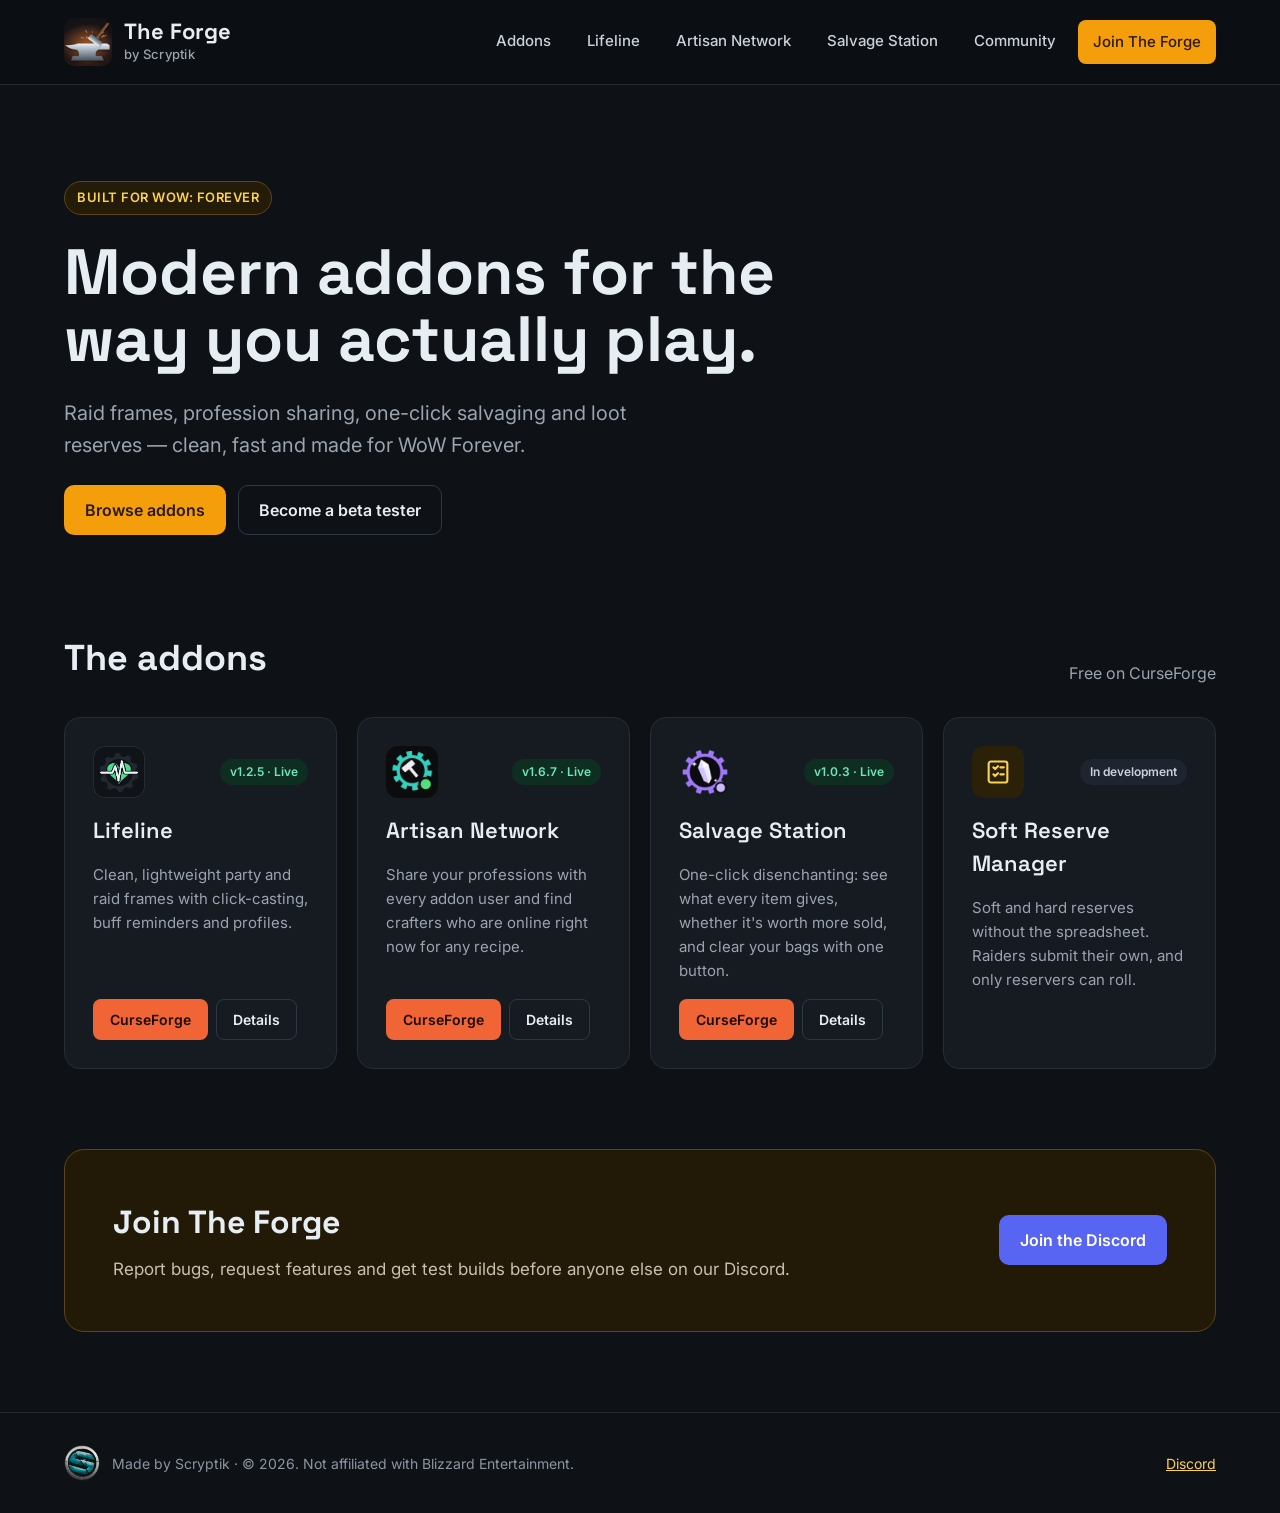
<file: index.html>
<!doctype html>
<html lang="en">
<head>
<meta charset="utf-8">
<meta name="viewport" content="width=device-width, initial-scale=1">
<title>The Forge by Scryptik – WoW Forever Addons</title>
<meta name="description" content="Modern WoW Forever addons by Scryptik: Lifeline raid frames, Artisan Network, Salvage Station and Soft Reserve Manager.">
<meta property="og:title" content="The Forge by Scryptik – WoW Forever Addons">
<meta property="og:description" content="Raid frames, profession sharing, one-click salvaging and loot reserves for WoW Forever.">
<meta property="og:image" content="https://theforge-wow.github.io/assets/img/og-forge.png">
<meta property="og:type" content="website">
<meta name="twitter:card" content="summary">
<link rel="icon" type="image/png" href="favicon.png">
<link rel="preconnect" href="https://fonts.googleapis.com">
<link rel="preconnect" href="https://fonts.gstatic.com" crossorigin>
<link href="https://fonts.googleapis.com/css2?family=Inter:wght@400;500;600;700&family=Space+Grotesk:wght@500;600;700&display=swap" rel="stylesheet">
<link rel="stylesheet" href="assets/css/site.css?v=3">
</head>
<body>
<a class="skip" href="#main">Skip to content</a>

<header class="site-header">
  <div class="wrap">
    <a class="brand" href="./">
      <img src="assets/img/forge-icon.png" alt="" width="48" height="48">
      <span class="brand-name"><strong>The Forge</strong><span>by Scryptik</span></span>
    </a>
    <nav class="nav" aria-label="Main">
      <a href="#addons">Addons</a>
      <a href="lifeline/">Lifeline</a>
      <a href="artisan/">Artisan Network</a>
      <a href="salvage/">Salvage Station</a>
      <a href="#community">Community</a>
      <a class="btn btn-sm btn-accent" href="https://discord.gg/yskDeZjQj7">Join The Forge</a>
    </nav>
  </div>
</header>

<main id="main">
  <section class="wrap hero">
    <span class="eyebrow">BUILT FOR WOW: FOREVER</span>
    <h1>Modern addons for the way you actually play.</h1>
    <p>Raid frames, profession sharing, one-click salvaging and loot reserves — clean, fast and made for WoW Forever.</p>
    <div class="row">
      <a class="btn btn-accent" href="#addons">Browse addons</a>
      <a class="btn btn-ghost" href="https://discord.gg/yskDeZjQj7">Become a beta tester</a>
    </div>
  </section>

  <section id="addons" class="wrap section" style="padding-top: 24px">
    <div style="display: flex; flex-wrap: wrap; align-items: flex-end; justify-content: space-between; gap: 12px">
      <h2 class="section-title">The addons</h2>
      <p class="lede">Free on CurseForge</p>
    </div>
    <div class="grid">

      <article class="card">
        <div class="card-top">
          <img class="addon-icon" src="assets/img/lifeline-icon.png" alt="" width="52" height="52">
          <span class="pill pill-live">v1.2.5 · Live</span>
        </div>
        <h3>Lifeline</h3>
        <p>Clean, lightweight party and raid frames with click-casting, buff reminders and profiles.</p>
        <div class="row" style="gap: 8px">
          <a class="btn btn-sm btn-curse" href="https://www.curseforge.com/wow/addons/lifeline-cell-2">CurseForge</a>
          <a class="btn btn-sm btn-ghost" href="lifeline/">Details</a>
        </div>
      </article>

      <article class="card">
        <div class="card-top">
          <img class="addon-icon" src="assets/img/artisan-icon.png" alt="" width="52" height="52" style="border-radius: 12px">
          <span class="pill pill-live">v1.6.7 · Live</span>
        </div>
        <h3>Artisan Network</h3>
        <p>Share your professions with every addon user and find crafters who are online right now for any recipe.</p>
        <div class="row" style="gap: 8px">
          <a class="btn btn-sm btn-curse" href="https://www.curseforge.com/wow/addons/artisan-network">CurseForge</a>
          <a class="btn btn-sm btn-ghost" href="artisan/">Details</a>
        </div>
      </article>

      <article class="card">
        <div class="card-top">
          <img class="addon-icon" src="assets/img/salvage-icon.png" alt="" width="52" height="52">
          <span class="pill pill-live">v1.0.3 · Live</span>
        </div>
        <h3>Salvage Station</h3>
        <p>One-click disenchanting: see what every item gives, whether it's worth more sold, and clear your bags with one button.</p>
        <div class="row" style="gap: 8px">
          <a class="btn btn-sm btn-curse" href="https://www.curseforge.com/wow/addons/salvage-station">CurseForge</a>
          <a class="btn btn-sm btn-ghost" href="salvage/">Details</a>
        </div>
      </article>

      <article class="card">
        <div class="card-top">
          <div class="addon-icon"><svg width="28" height="28" viewBox="0 0 24 24" fill="none" stroke="#FCD34D" stroke-width="1.8" stroke-linecap="round" stroke-linejoin="round" aria-hidden="true"><rect x="4" y="3" width="16" height="18" rx="2"></rect><path d="M8 8l1.5 1.5L12 7M8 14l1.5 1.5L12 13M14 8h3M14 14h3"></path></svg></div>
          <span class="pill pill-gray">In development</span>
        </div>
        <h3>Soft Reserve Manager</h3>
        <p>Soft and hard reserves without the spreadsheet. Raiders submit their own, and only reservers can roll.</p>
      </article>

    </div>
  </section>

  <section id="community" class="wrap section" style="padding-top: 0">
    <div class="cta">
      <div>
        <h2>Join The Forge</h2>
        <p>Report bugs, request features and get test builds before anyone else on our Discord.</p>
      </div>
      <a class="btn btn-discord" href="https://discord.gg/yskDeZjQj7">Join the Discord</a>
    </div>
  </section>
</main>

<footer class="site-footer">
  <div class="wrap">
    <span class="footer-brand"><img src="assets/img/scryptik-logo.png" alt="" width="36" height="36"><span class="footer-text"><span>Made by Scryptik · © 2026. Not affiliated with Blizzard Entertainment.</span><span class="views" id="views" hidden><svg width="15" height="15" viewBox="0 0 24 24" fill="none" stroke="currentColor" stroke-width="2" stroke-linecap="round" stroke-linejoin="round" aria-hidden="true"><path d="M2 12s3.6-7 10-7 10 7 10 7-3.6 7-10 7S2 12 2 12z"></path><circle cx="12" cy="12" r="3"></circle></svg><span><span class="views-n">–</span> views</span></span></span></span>
    <a href="https://discord.gg/yskDeZjQj7">Discord</a>
  </div>
</footer>
<script src="assets/js/views.js"></script>
<script data-goatcounter="https://scryptik.goatcounter.com/count" async src="//gc.zgo.at/count.js"></script>
</body>
</html>
</file>
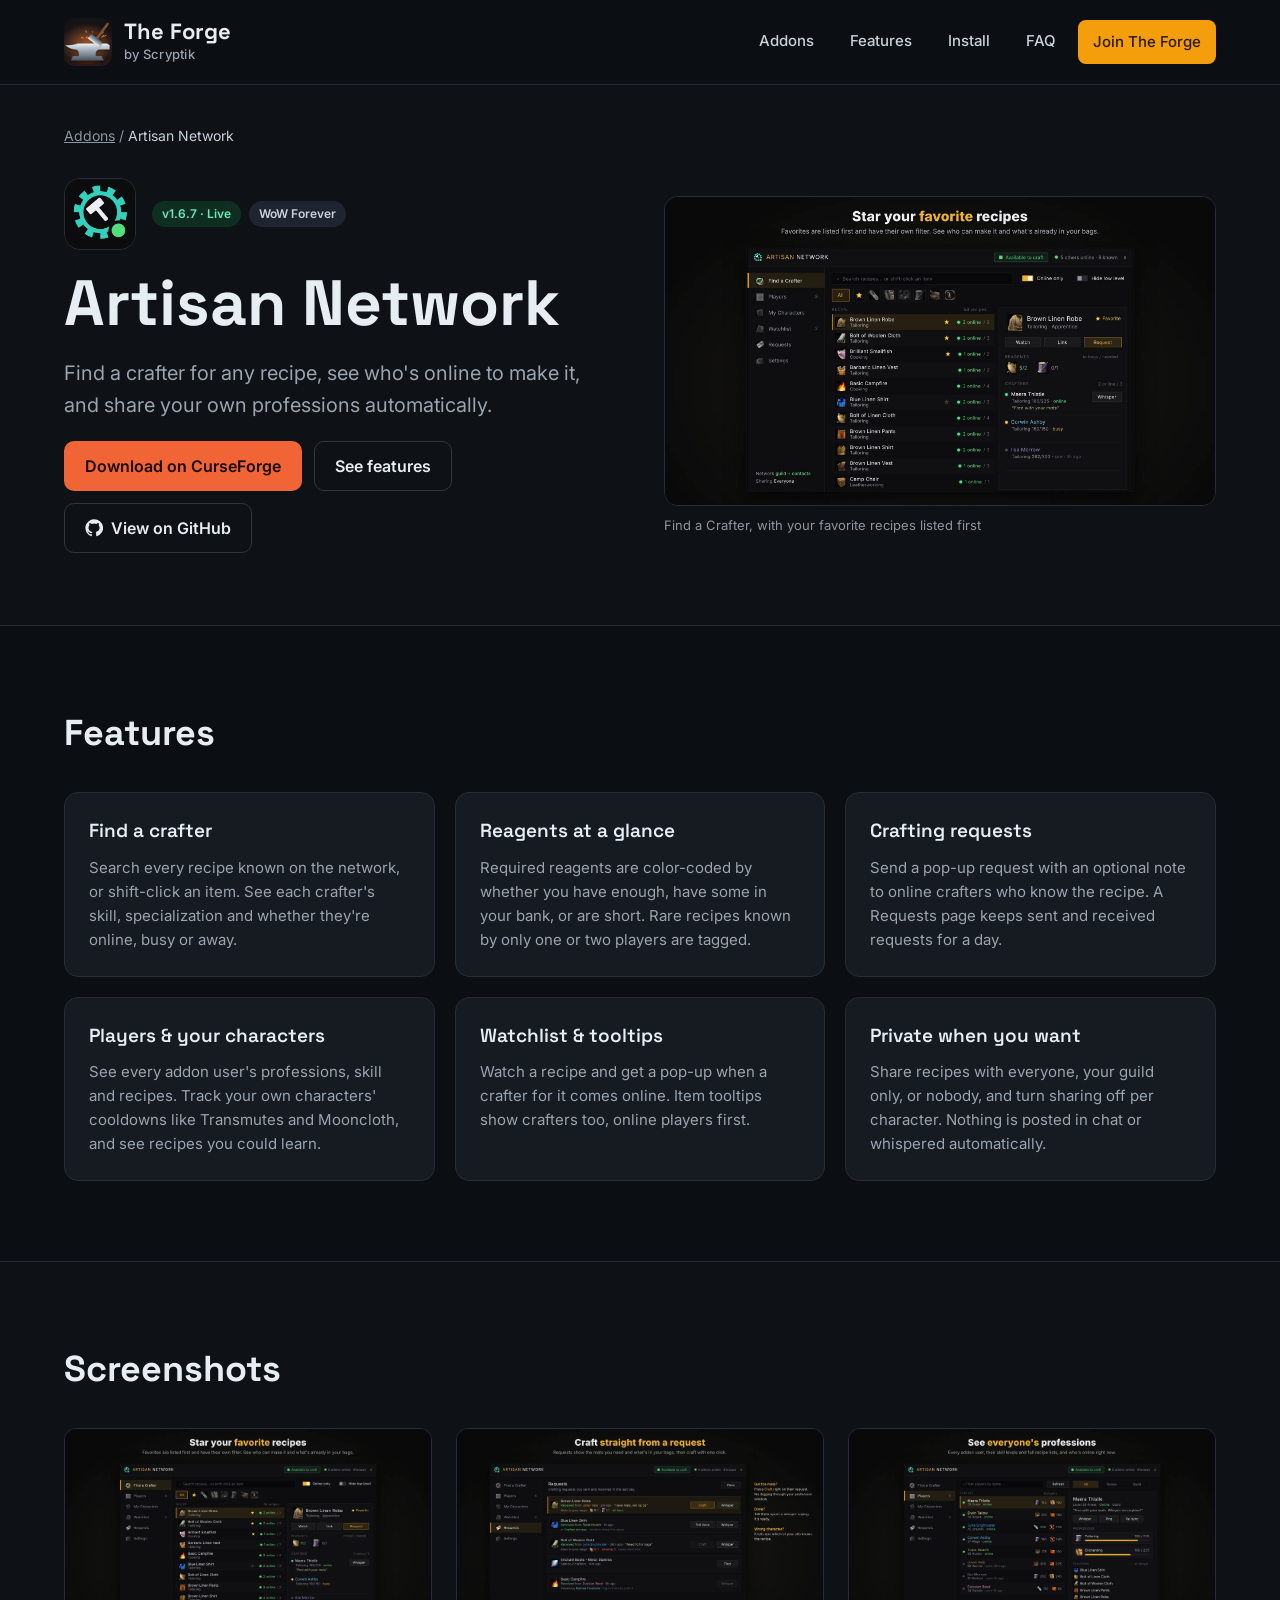
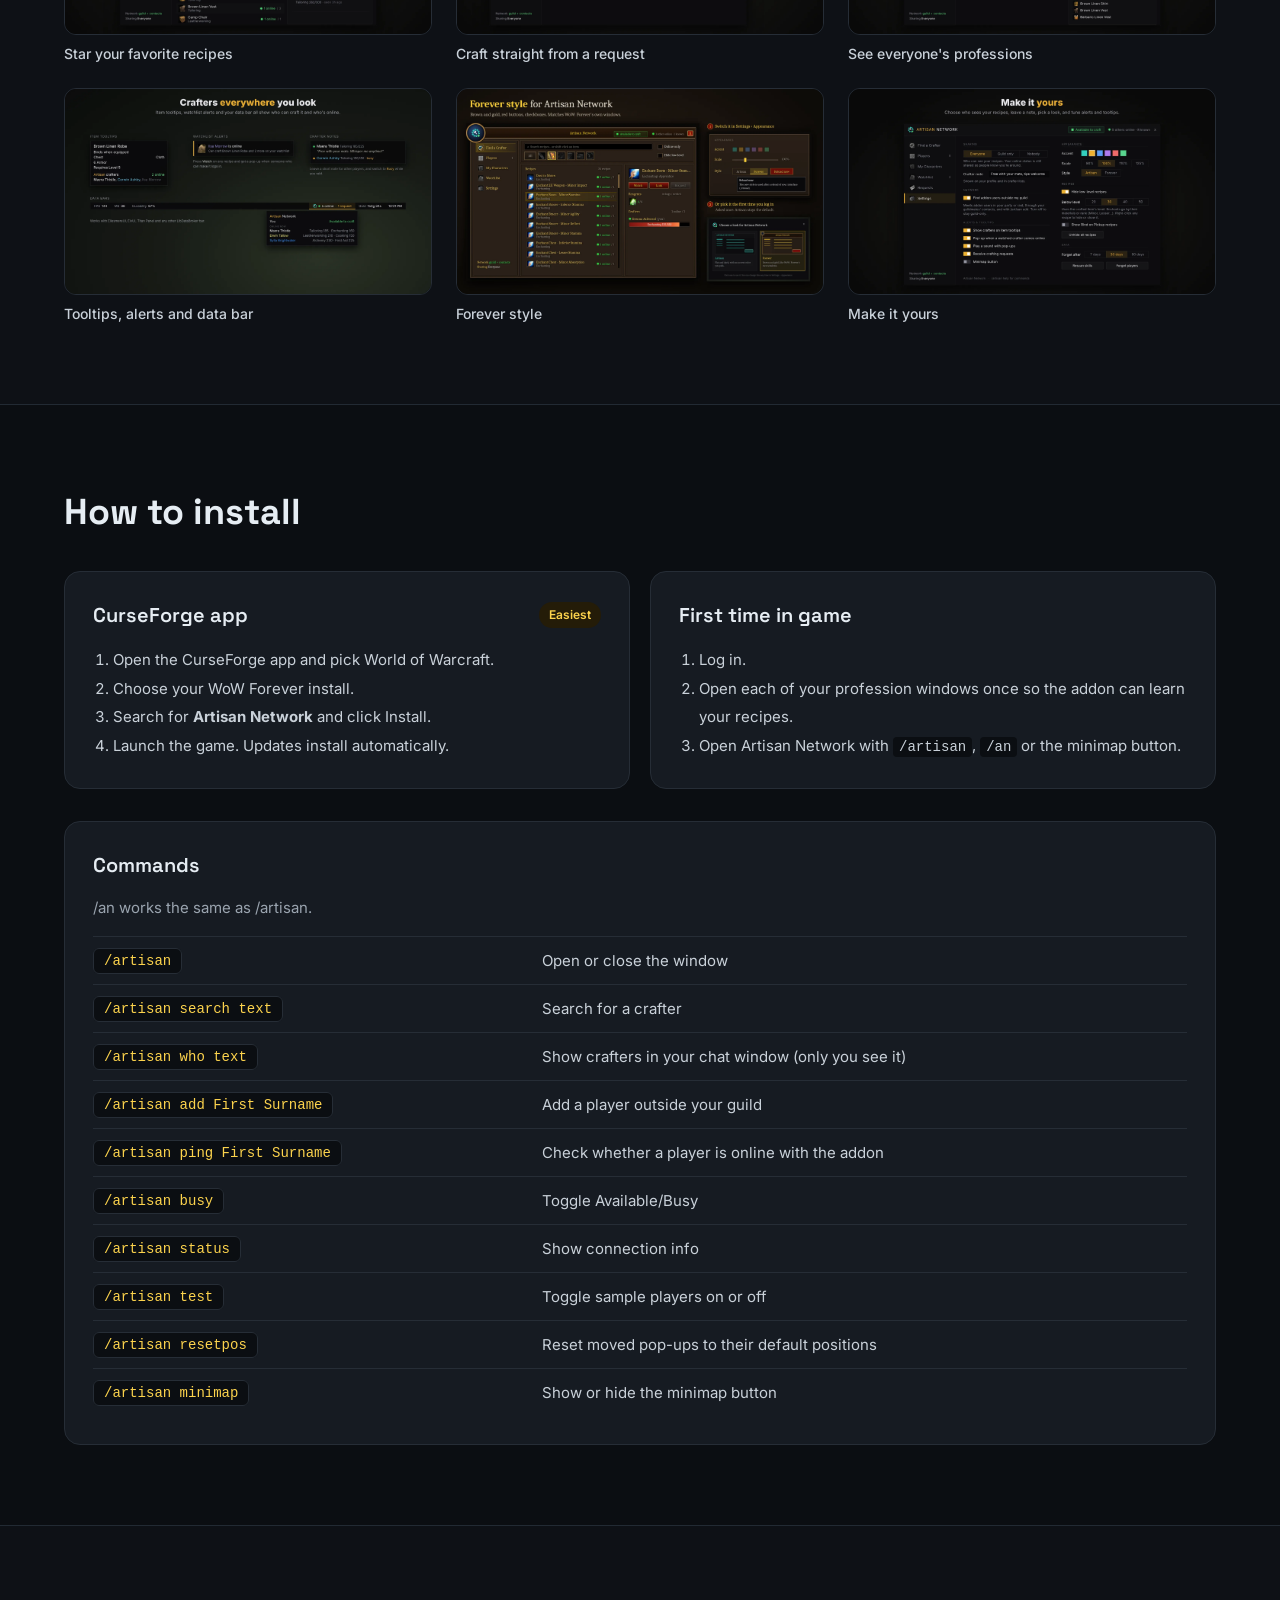
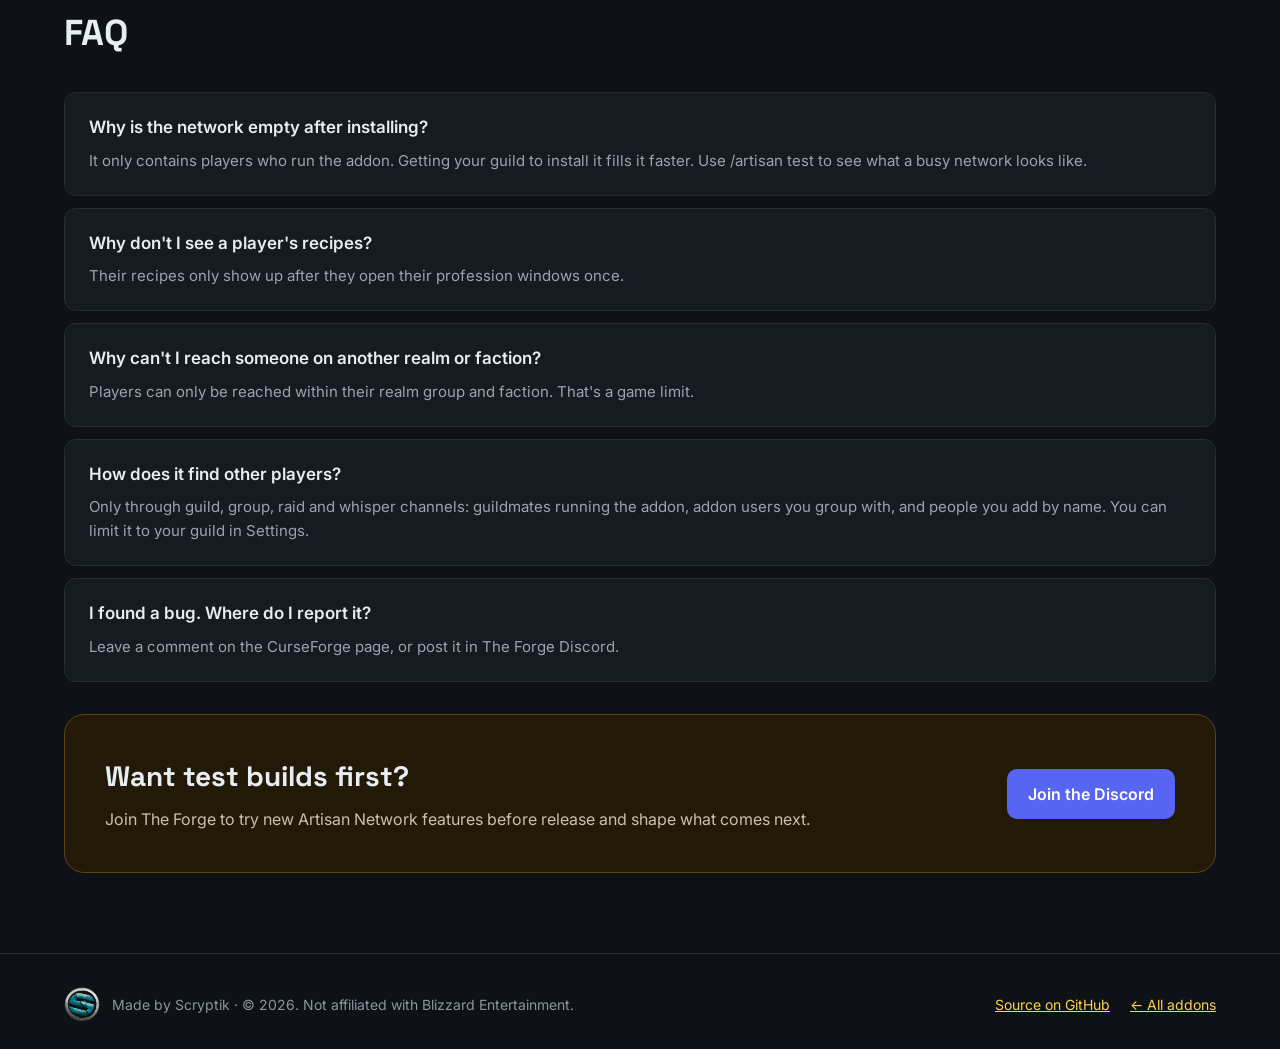
<file: artisan/index.html>
<!doctype html>
<html lang="en">
<head>
<meta charset="utf-8">
<meta name="viewport" content="width=device-width, initial-scale=1">
<title>Artisan Network – Find a Crafter in WoW Forever | The Forge</title>
<meta name="description" content="Artisan Network: find a crafter for any recipe in WoW Forever, see who's online to make it, and share your own professions automatically.">
<meta property="og:title" content="Artisan Network – Find a Crafter in WoW Forever">
<meta property="og:description" content="Find a crafter for any recipe, see who's online to make it, and share your own professions automatically.">
<meta property="og:image" content="https://theforge-wow.github.io/assets/img/og-artisan.jpg">
<meta property="og:type" content="website">
<meta name="twitter:card" content="summary_large_image">
<link rel="icon" type="image/png" href="../favicon.png">
<link rel="preconnect" href="https://fonts.googleapis.com">
<link rel="preconnect" href="https://fonts.gstatic.com" crossorigin>
<link href="https://fonts.googleapis.com/css2?family=Inter:wght@400;500;600;700&family=Space+Grotesk:wght@500;600;700&display=swap" rel="stylesheet">
<link rel="stylesheet" href="../assets/css/site.css?v=3">
</head>
<body>
<a class="skip" href="#main">Skip to content</a>

<header class="site-header">
  <div class="wrap">
    <a class="brand" href="../">
      <img src="../assets/img/forge-icon.png" alt="" width="48" height="48">
      <span class="brand-name"><strong>The Forge</strong><span>by Scryptik</span></span>
    </a>
    <nav class="nav" aria-label="Main">
      <a href="../#addons">Addons</a>
      <a href="#features">Features</a>
      <a href="#install">Install</a>
      <a href="#faq">FAQ</a>
      <a class="btn btn-sm btn-accent" href="https://discord.gg/yskDeZjQj7">Join The Forge</a>
    </nav>
  </div>
</header>

<main id="main">
  <div class="wrap">
    <nav class="crumbs" aria-label="Breadcrumb"><a href="../">Addons</a> / <span>Artisan Network</span></nav>
    <section class="addon-hero">
      <div>
        <div style="display: flex; align-items: center; gap: 16px">
          <img src="../assets/img/artisan-icon.png" alt="Artisan Network logo" width="72" height="72" style="border-radius: 16px; border: 1px solid var(--line)">
          <div class="row" style="gap: 8px">
            <span class="pill pill-live">v1.6.7 · Live</span>
            <span class="pill pill-gray">WoW Forever</span>
          </div>
        </div>
        <h1>Artisan Network</h1>
        <p>Find a crafter for any recipe, see who's online to make it, and share your own professions automatically.</p>
        <div class="row">
          <a class="btn btn-curse" href="https://www.curseforge.com/wow/addons/artisan-network">Download on CurseForge</a>
          <a class="btn btn-ghost" href="#features">See features</a>
          <a class="btn btn-ghost" href="https://github.com/TheForge-wow/ArtisanNetwork"><svg width="18" height="18" viewBox="0 0 24 24" fill="currentColor" aria-hidden="true" style="margin-right: 8px"><path d="M12 .5a11.5 11.5 0 0 0-3.64 22.41c.58.1.79-.25.79-.56v-2c-3.2.7-3.87-1.37-3.87-1.37-.53-1.33-1.28-1.69-1.28-1.69-1.05-.72.08-.7.08-.7 1.16.08 1.77 1.19 1.77 1.19 1.03 1.77 2.71 1.26 3.37.96.1-.75.4-1.26.73-1.55-2.56-.29-5.25-1.28-5.25-5.69 0-1.26.45-2.29 1.19-3.1-.12-.29-.52-1.46.11-3.05 0 0 .97-.31 3.17 1.18a11 11 0 0 1 5.77 0c2.2-1.49 3.17-1.18 3.17-1.18.63 1.59.23 2.76.11 3.05.74.81 1.19 1.84 1.19 3.1 0 4.42-2.7 5.39-5.27 5.68.41.36.78 1.06.78 2.14v3.17c0 .31.21.67.8.56A11.5 11.5 0 0 0 12 .5z"/></svg>View on GitHub</a>
        </div>
      </div>
      <figure>
        <img class="shot" src="../assets/img/artisan/1-favorites.webp" alt="Artisan Network Find a Crafter window with favorite recipes listed first" width="1920" height="1080">
        <figcaption>Find a Crafter, with your favorite recipes listed first</figcaption>
      </figure>
    </section>
  </div>

  <section id="features" class="band">
    <div class="wrap section">
      <h2 class="section-title">Features</h2>
      <div class="grid" style="grid-template-columns: repeat(auto-fit, minmax(300px, 1fr))">
        <div class="feature"><h3>Find a crafter</h3><p>Search every recipe known on the network, or shift-click an item. See each crafter's skill, specialization and whether they're online, busy or away.</p></div>
        <div class="feature"><h3>Reagents at a glance</h3><p>Required reagents are color-coded by whether you have enough, have some in your bank, or are short. Rare recipes known by only one or two players are tagged.</p></div>
        <div class="feature"><h3>Crafting requests</h3><p>Send a pop-up request with an optional note to online crafters who know the recipe. A Requests page keeps sent and received requests for a day.</p></div>
        <div class="feature"><h3>Players &amp; your characters</h3><p>See every addon user's professions, skill and recipes. Track your own characters' cooldowns like Transmutes and Mooncloth, and see recipes you could learn.</p></div>
        <div class="feature"><h3>Watchlist &amp; tooltips</h3><p>Watch a recipe and get a pop-up when a crafter for it comes online. Item tooltips show crafters too, online players first.</p></div>
        <div class="feature"><h3>Private when you want</h3><p>Share recipes with everyone, your guild only, or nobody, and turn sharing off per character. Nothing is posted in chat or whispered automatically.</p></div>
      </div>
    </div>
  </section>

  <section class="wrap section">
    <h2 class="section-title">Screenshots</h2>
    <div class="gallery">
      <figure><a href="../assets/img/artisan/1-favorites.webp"><img src="../assets/img/artisan/1-favorites.webp" alt="Favorite recipes in Artisan Network" loading="lazy" width="1920" height="1080"></a><figcaption>Star your favorite recipes</figcaption></figure>
      <figure><a href="../assets/img/artisan/2-craft-from-requests.webp"><img src="../assets/img/artisan/2-craft-from-requests.webp" alt="Crafting requests page in Artisan Network" loading="lazy" width="1920" height="1080"></a><figcaption>Craft straight from a request</figcaption></figure>
      <figure><a href="../assets/img/artisan/3-players.webp"><img src="../assets/img/artisan/3-players.webp" alt="Players page in Artisan Network" loading="lazy" width="1920" height="1080"></a><figcaption>See everyone's professions</figcaption></figure>
      <figure><a href="../assets/img/artisan/4-tooltips-alerts-databar.webp"><img src="../assets/img/artisan/4-tooltips-alerts-databar.webp" alt="Artisan Network tooltips, watchlist alerts and data bar" loading="lazy" width="1920" height="1080"></a><figcaption>Tooltips, alerts and data bar</figcaption></figure>
      <figure><a href="../assets/img/artisan/5-forever-style.webp"><img src="../assets/img/artisan/5-forever-style.webp" alt="Artisan Network in the Forever style" loading="lazy" width="1920" height="1080"></a><figcaption>Forever style</figcaption></figure>
      <figure><a href="../assets/img/artisan/6-settings.webp"><img src="../assets/img/artisan/6-settings.webp" alt="Artisan Network settings" loading="lazy" width="1920" height="1080"></a><figcaption>Make it yours</figcaption></figure>
    </div>
  </section>

  <section id="install" class="band">
    <div class="wrap section">
      <h2 class="section-title">How to install</h2>
      <div class="grid" style="grid-template-columns: repeat(auto-fit, minmax(320px, 1fr))">
        <div class="card">
          <div class="card-top"><h3 style="font-size: 20px">CurseForge app</h3><span class="pill pill-accent">Easiest</span></div>
          <ol class="steps">
            <li>Open the CurseForge app and pick World of Warcraft.</li>
            <li>Choose your WoW Forever install.</li>
            <li>Search for <strong>Artisan Network</strong> and click Install.</li>
            <li>Launch the game. Updates install automatically.</li>
          </ol>
        </div>
        <div class="card">
          <h3 style="font-size: 20px">First time in game</h3>
          <ol class="steps">
            <li>Log in.</li>
            <li>Open each of your profession windows once so the addon can learn your recipes.</li>
            <li>Open Artisan Network with <code class="inline-code">/artisan</code>, <code class="inline-code">/an</code> or the minimap button.</li>
          </ol>
        </div>
      </div>
      <div class="card">
        <h3 style="font-size: 20px">Commands</h3>
        <p style="flex-grow: 0">/an works the same as /artisan.</p>
        <div class="table-scroll">
          <table class="cmds">
            <tbody>
              <tr><td><code>/artisan</code></td><td>Open or close the window</td></tr>
              <tr><td><code>/artisan search text</code></td><td>Search for a crafter</td></tr>
              <tr><td><code>/artisan who text</code></td><td>Show crafters in your chat window (only you see it)</td></tr>
              <tr><td><code>/artisan add First Surname</code></td><td>Add a player outside your guild</td></tr>
              <tr><td><code>/artisan ping First Surname</code></td><td>Check whether a player is online with the addon</td></tr>
              <tr><td><code>/artisan busy</code></td><td>Toggle Available/Busy</td></tr>
              <tr><td><code>/artisan status</code></td><td>Show connection info</td></tr>
              <tr><td><code>/artisan test</code></td><td>Toggle sample players on or off</td></tr>
              <tr><td><code>/artisan resetpos</code></td><td>Reset moved pop-ups to their default positions</td></tr>
              <tr><td><code>/artisan minimap</code></td><td>Show or hide the minimap button</td></tr>
            </tbody>
          </table>
        </div>
      </div>
    </div>
  </section>

  <section id="faq" class="wrap section">
    <h2 class="section-title">FAQ</h2>
    <div class="faq">
      <div><h3>Why is the network empty after installing?</h3><p>It only contains players who run the addon. Getting your guild to install it fills it faster. Use /artisan test to see what a busy network looks like.</p></div>
      <div><h3>Why don't I see a player's recipes?</h3><p>Their recipes only show up after they open their profession windows once.</p></div>
      <div><h3>Why can't I reach someone on another realm or faction?</h3><p>Players can only be reached within their realm group and faction. That's a game limit.</p></div>
      <div><h3>How does it find other players?</h3><p>Only through guild, group, raid and whisper channels: guildmates running the addon, addon users you group with, and people you add by name. You can limit it to your guild in Settings.</p></div>
      <div><h3>I found a bug. Where do I report it?</h3><p>Leave a comment on the CurseForge page, or post it in The Forge Discord.</p></div>
    </div>
    <div class="cta" style="padding: 40px">
      <div>
        <h2 style="font-size: 28px">Want test builds first?</h2>
        <p style="font-size: 16px">Join The Forge to try new Artisan Network features before release and shape what comes next.</p>
      </div>
      <a class="btn btn-discord" href="https://discord.gg/yskDeZjQj7">Join the Discord</a>
    </div>
  </section>
</main>

<footer class="site-footer">
  <div class="wrap">
    <span class="footer-brand"><img src="../assets/img/scryptik-logo.png" alt="" width="36" height="36"><span class="footer-text"><span>Made by Scryptik · © 2026. Not affiliated with Blizzard Entertainment.</span><span class="views" id="views" hidden><svg width="15" height="15" viewBox="0 0 24 24" fill="none" stroke="currentColor" stroke-width="2" stroke-linecap="round" stroke-linejoin="round" aria-hidden="true"><path d="M2 12s3.6-7 10-7 10 7 10 7-3.6 7-10 7S2 12 2 12z"></path><circle cx="12" cy="12" r="3"></circle></svg><span><span class="views-n">–</span> views</span></span></span></span>
    <span class="row" style="gap: 20px"><a href="https://github.com/TheForge-wow/ArtisanNetwork">Source on GitHub</a><a href="../">← All addons</a></span>
  </div>
</footer>
<script src="../assets/js/views.js"></script>
<script data-goatcounter="https://scryptik.goatcounter.com/count" async src="//gc.zgo.at/count.js"></script>
</body>
</html>
</file>
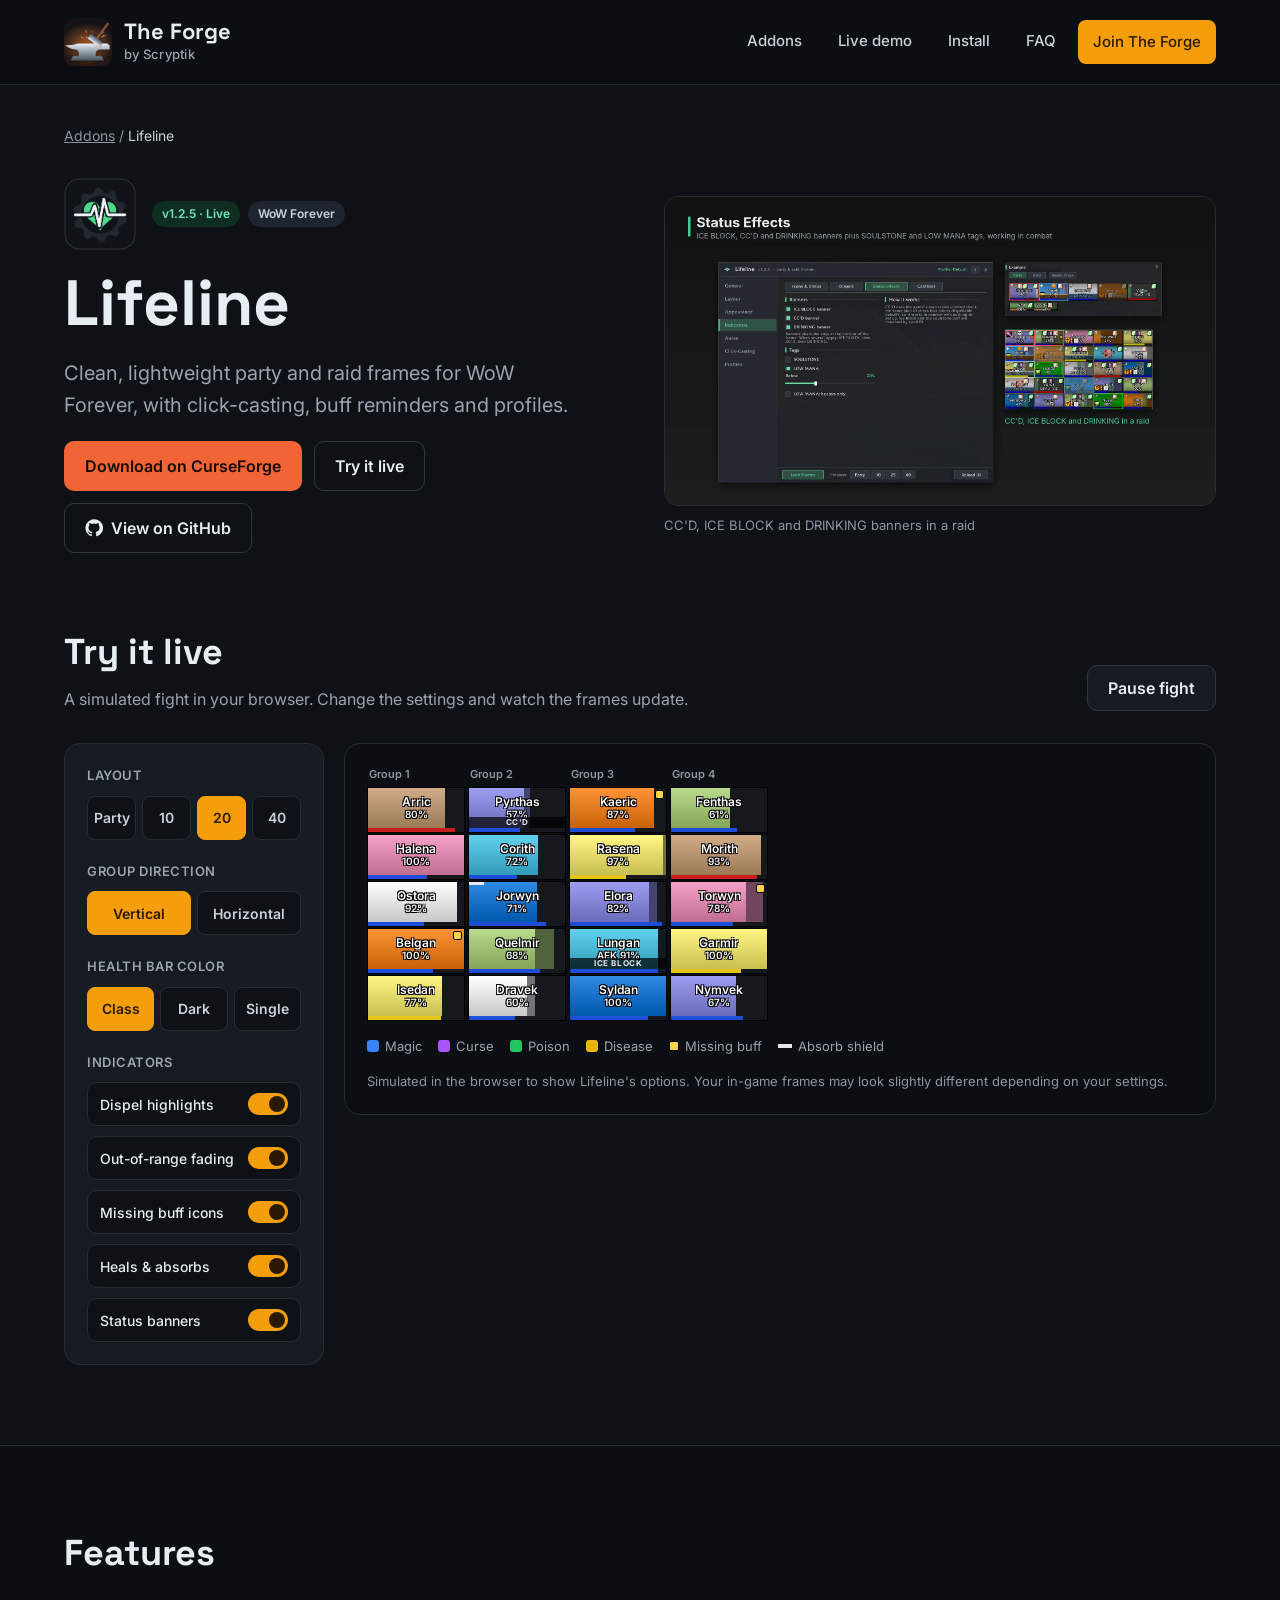
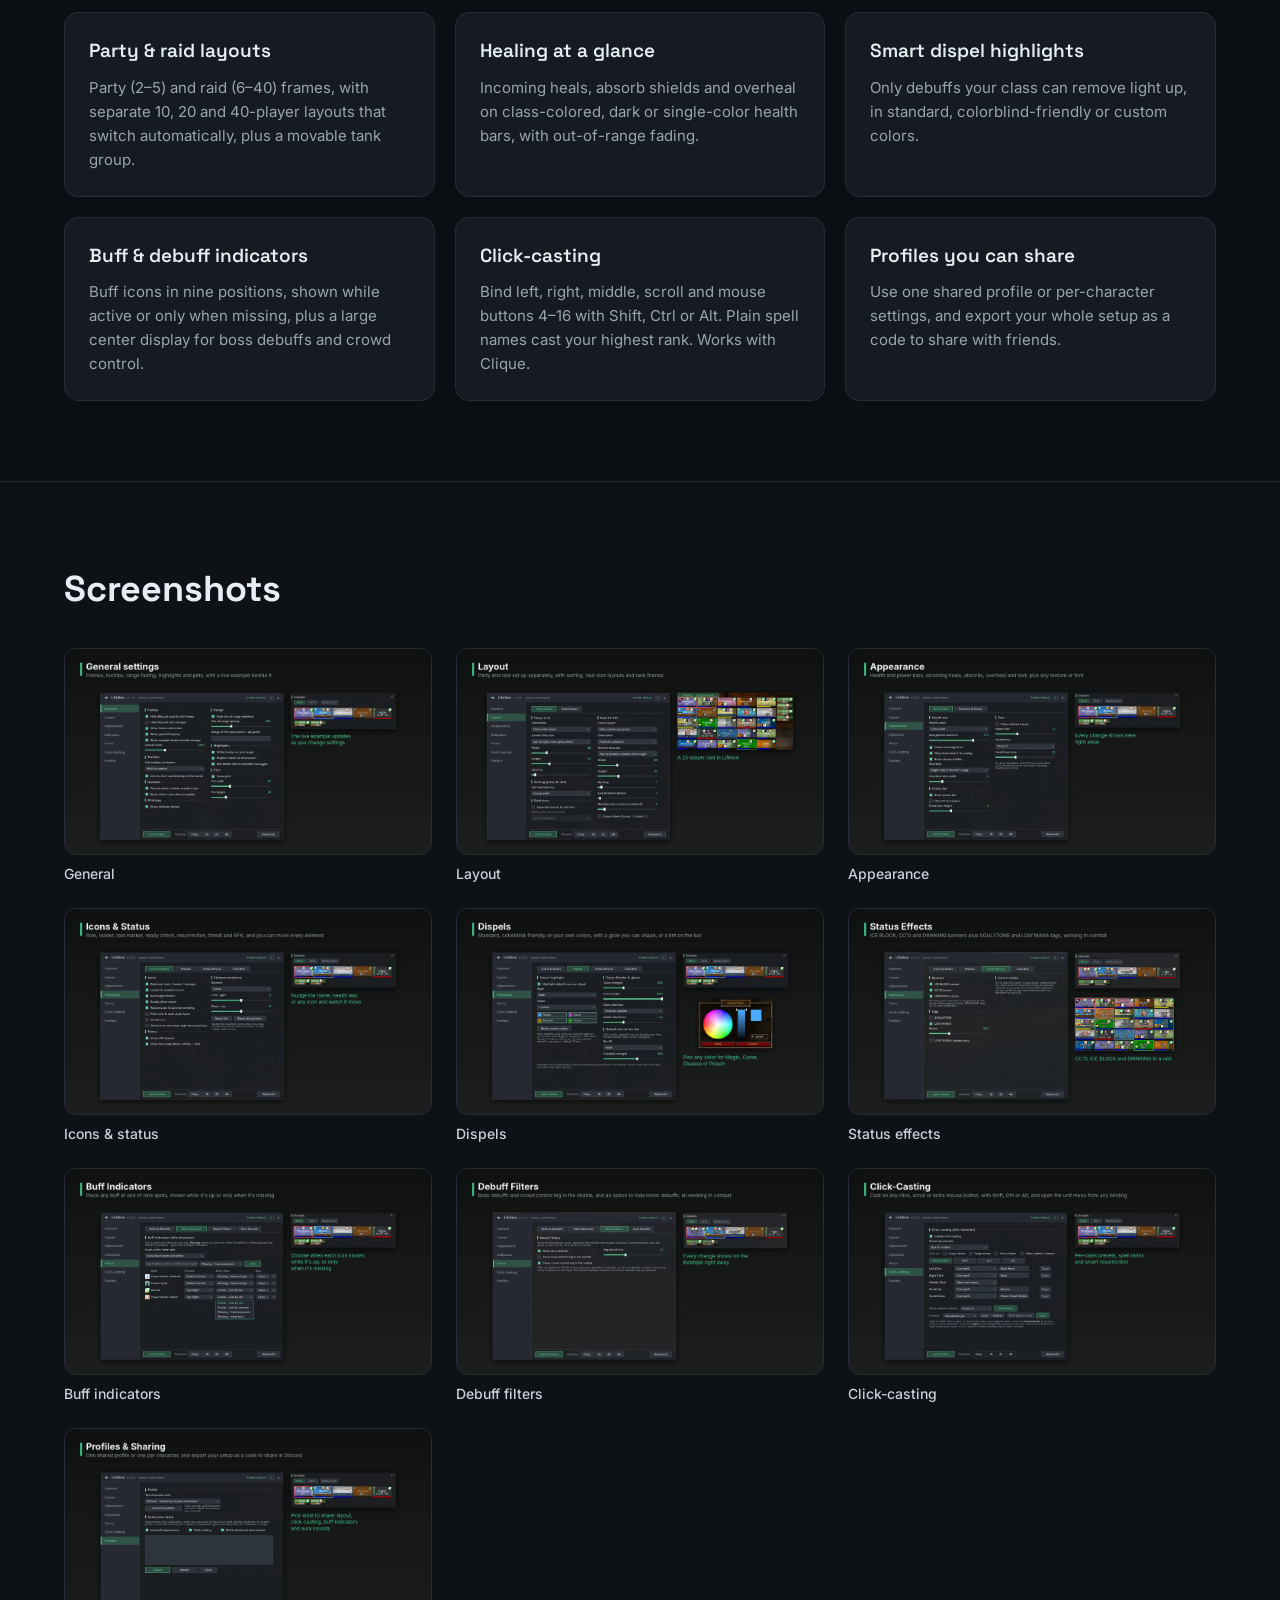
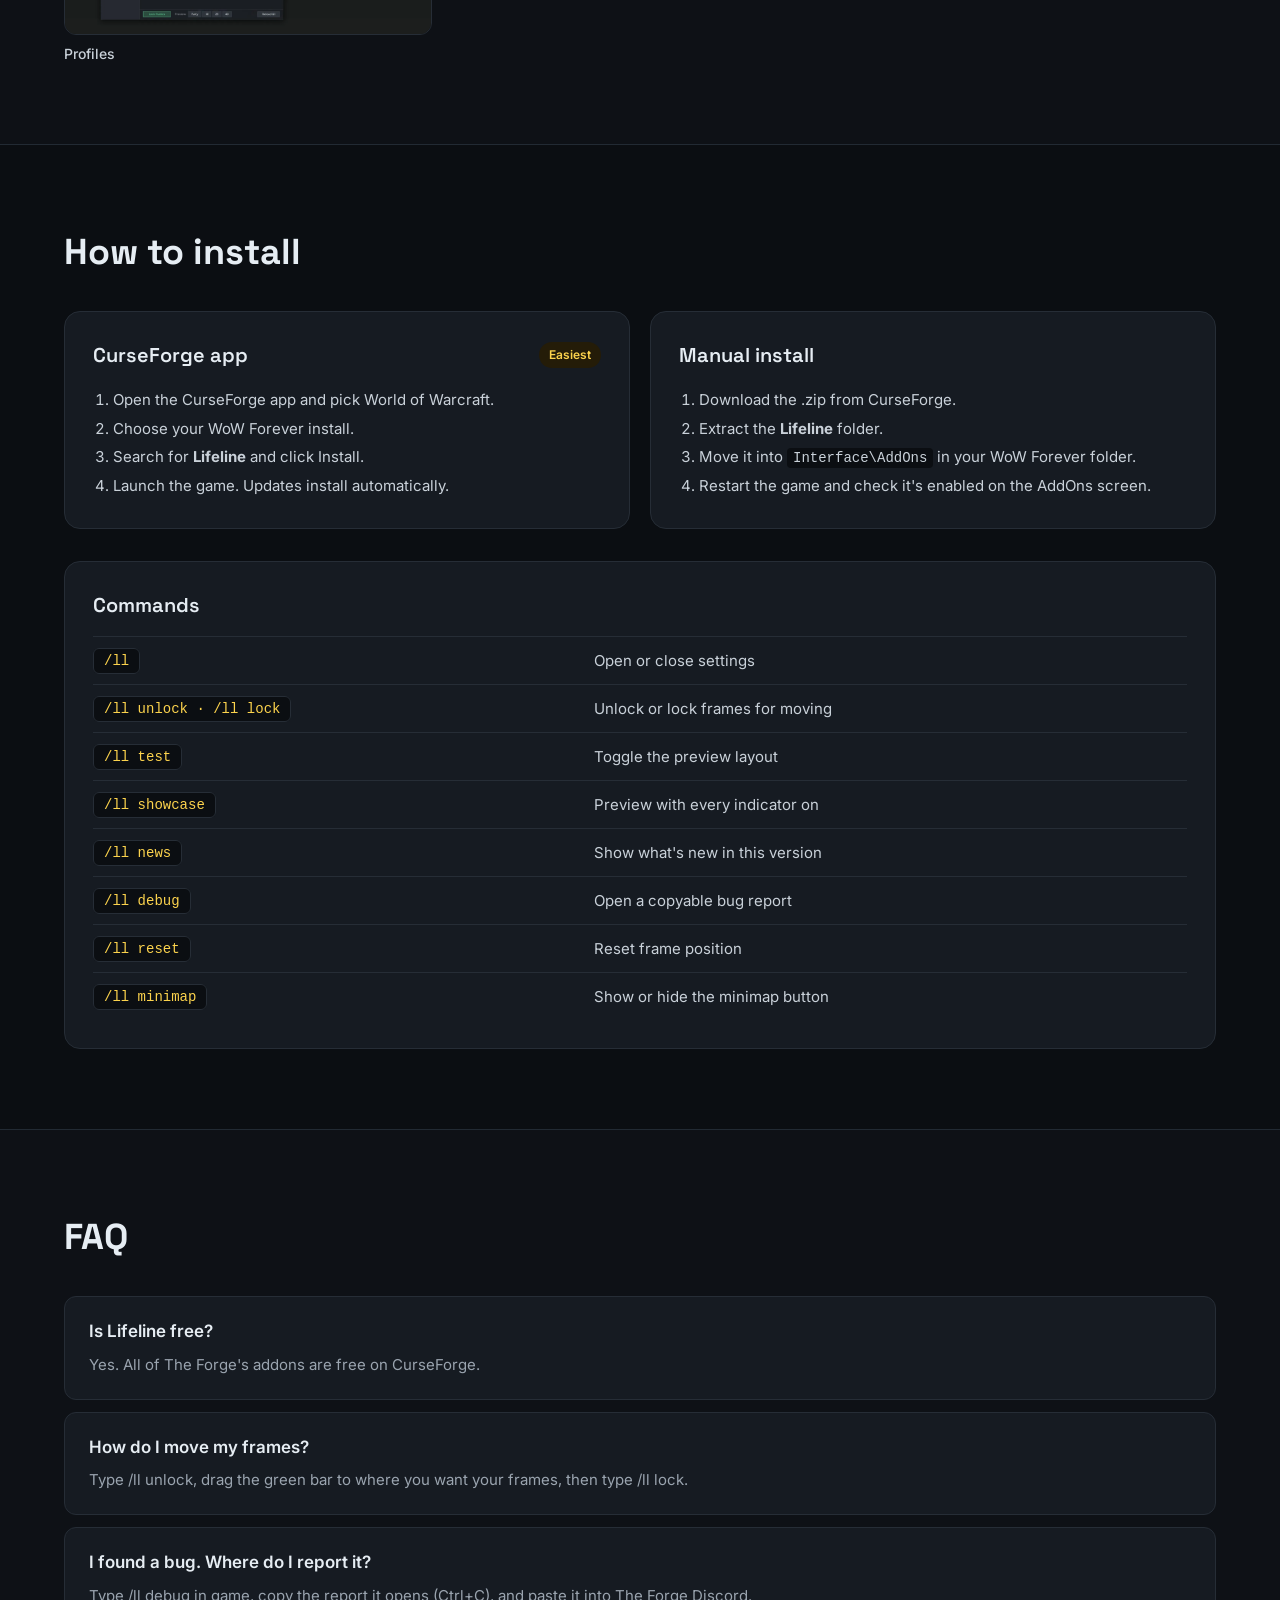
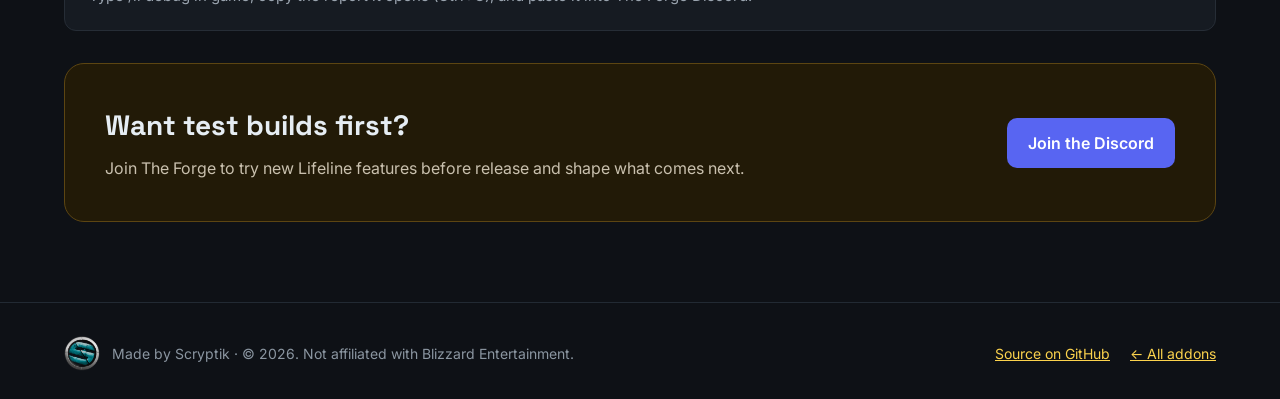
<file: lifeline/index.html>
<!doctype html>
<html lang="en">
<head>
<meta charset="utf-8">
<meta name="viewport" content="width=device-width, initial-scale=1">
<title>Lifeline – Party &amp; Raid Frames for WoW Forever | The Forge</title>
<meta name="description" content="Lifeline: clean, lightweight party and raid frames for WoW Forever, with click-casting, dispel highlights, buff reminders and profiles. Try the live demo.">
<meta property="og:title" content="Lifeline – Party &amp; Raid Frames for WoW Forever">
<meta property="og:description" content="Clean, lightweight party and raid frames with click-casting, buff reminders and profiles. Try the live demo.">
<meta property="og:image" content="https://theforge-wow.github.io/assets/img/og-lifeline.jpg">
<meta property="og:type" content="website">
<meta name="twitter:card" content="summary_large_image">
<link rel="icon" type="image/png" href="../favicon.png">
<link rel="preconnect" href="https://fonts.googleapis.com">
<link rel="preconnect" href="https://fonts.gstatic.com" crossorigin>
<link href="https://fonts.googleapis.com/css2?family=Inter:wght@400;500;600;700&family=Space+Grotesk:wght@500;600;700&display=swap" rel="stylesheet">
<link rel="stylesheet" href="../assets/css/site.css?v=3">
</head>
<body>
<a class="skip" href="#main">Skip to content</a>

<header class="site-header">
  <div class="wrap">
    <a class="brand" href="../">
      <img src="../assets/img/forge-icon.png" alt="" width="48" height="48">
      <span class="brand-name"><strong>The Forge</strong><span>by Scryptik</span></span>
    </a>
    <nav class="nav" aria-label="Main">
      <a href="../#addons">Addons</a>
      <a href="#demo">Live demo</a>
      <a href="#install">Install</a>
      <a href="#faq">FAQ</a>
      <a class="btn btn-sm btn-accent" href="https://discord.gg/yskDeZjQj7">Join The Forge</a>
    </nav>
  </div>
</header>

<main id="main">
  <div class="wrap">
    <nav class="crumbs" aria-label="Breadcrumb"><a href="../">Addons</a> / <span>Lifeline</span></nav>
    <section class="addon-hero">
      <div>
        <div style="display: flex; align-items: center; gap: 16px">
          <img src="../assets/img/lifeline-icon.png" alt="Lifeline logo" width="72" height="72">
          <div class="row" style="gap: 8px">
            <span class="pill pill-live">v1.2.5 · Live</span>
            <span class="pill pill-gray">WoW Forever</span>
          </div>
        </div>
        <h1>Lifeline</h1>
        <p>Clean, lightweight party and raid frames for WoW Forever, with click-casting, buff reminders and profiles.</p>
        <div class="row">
          <a class="btn btn-curse" href="https://www.curseforge.com/wow/addons/lifeline-cell-2">Download on CurseForge</a>
          <a class="btn btn-ghost" href="#demo">Try it live</a>
          <a class="btn btn-ghost" href="https://github.com/TheForge-wow/Lifeline"><svg width="18" height="18" viewBox="0 0 24 24" fill="currentColor" aria-hidden="true" style="margin-right: 8px"><path d="M12 .5a11.5 11.5 0 0 0-3.64 22.41c.58.1.79-.25.79-.56v-2c-3.2.7-3.87-1.37-3.87-1.37-.53-1.33-1.28-1.69-1.28-1.69-1.05-.72.08-.7.08-.7 1.16.08 1.77 1.19 1.77 1.19 1.03 1.77 2.71 1.26 3.37.96.1-.75.4-1.26.73-1.55-2.56-.29-5.25-1.28-5.25-5.69 0-1.26.45-2.29 1.19-3.1-.12-.29-.52-1.46.11-3.05 0 0 .97-.31 3.17 1.18a11 11 0 0 1 5.77 0c2.2-1.49 3.17-1.18 3.17-1.18.63 1.59.23 2.76.11 3.05.74.81 1.19 1.84 1.19 3.1 0 4.42-2.7 5.39-5.27 5.68.41.36.78 1.06.78 2.14v3.17c0 .31.21.67.8.56A11.5 11.5 0 0 0 12 .5z"/></svg>View on GitHub</a>
        </div>
      </div>
      <figure>
        <img class="shot" src="../assets/img/lifeline/06_status_effects.webp" alt="Lifeline Status Effects settings next to a raid showing CC'D, ICE BLOCK and DRINKING banners" width="1920" height="1080">
        <figcaption>CC'D, ICE BLOCK and DRINKING banners in a raid</figcaption>
      </figure>
    </section>
  </div>

  <!-- Live demo -->
  <section id="demo" class="wrap section" style="padding-top: 0">
    <div style="display: flex; flex-wrap: wrap; align-items: flex-end; justify-content: space-between; gap: 12px">
      <div style="display: flex; flex-direction: column; gap: 8px">
        <h2 class="section-title">Try it live</h2>
        <p class="lede">A simulated fight in your browser. Change the settings and watch the frames update.</p>
      </div>
      <button type="button" class="btn btn-ghost" id="run" style="background: var(--surface); cursor: pointer; font-family: var(--body)">Pause fight</button>
    </div>
    <div class="demo">
      <div class="demo-controls">
        <div class="ctl"><span class="ctl-label" id="lbl-layout">LAYOUT</span>
          <div class="seg" style="grid-template-columns: repeat(4, minmax(0, 1fr))" role="group" aria-labelledby="lbl-layout" data-key="layout">
            <button type="button" data-v="party">Party</button><button type="button" data-v="10">10</button><button type="button" data-v="20">20</button><button type="button" data-v="40">40</button>
          </div>
        </div>
        <div class="ctl"><span class="ctl-label" id="lbl-orient">GROUP DIRECTION</span>
          <div class="seg" style="grid-template-columns: repeat(2, minmax(0, 1fr))" role="group" aria-labelledby="lbl-orient" data-key="orient">
            <button type="button" data-v="vertical">Vertical</button><button type="button" data-v="horizontal">Horizontal</button>
          </div>
        </div>
        <div class="ctl"><span class="ctl-label" id="lbl-color">HEALTH BAR COLOR</span>
          <div class="seg" style="grid-template-columns: repeat(3, minmax(0, 1fr))" role="group" aria-labelledby="lbl-color" data-key="color">
            <button type="button" data-v="class">Class</button><button type="button" data-v="dark">Dark</button><button type="button" data-v="single">Single</button>
          </div>
        </div>
        <div class="ctl"><span class="ctl-label">INDICATORS</span>
          <button type="button" class="toggle" data-toggle="dispel"><span>Dispel highlights</span><span class="track"></span></button>
          <button type="button" class="toggle" data-toggle="range"><span>Out-of-range fading</span><span class="track"></span></button>
          <button type="button" class="toggle" data-toggle="buffs"><span>Missing buff icons</span><span class="track"></span></button>
          <button type="button" class="toggle" data-toggle="absorbs"><span>Heals &amp; absorbs</span><span class="track"></span></button>
          <button type="button" class="toggle" data-toggle="banners"><span>Status banners</span><span class="track"></span></button>
        </div>
      </div>
      <div class="demo-stage">
        <div class="frames-scroll"><div class="frames" id="frames" aria-label="Simulated raid frames"></div></div>
        <div class="legend" id="legend"></div>
        <p class="note">Simulated in the browser to show Lifeline's options. Your in-game frames may look slightly different depending on your settings.</p>
      </div>
    </div>
  </section>

  <section class="band">
    <div class="wrap section">
      <h2 class="section-title">Features</h2>
      <div class="grid" style="grid-template-columns: repeat(auto-fit, minmax(300px, 1fr))">
        <div class="feature"><h3>Party &amp; raid layouts</h3><p>Party (2–5) and raid (6–40) frames, with separate 10, 20 and 40-player layouts that switch automatically, plus a movable tank group.</p></div>
        <div class="feature"><h3>Healing at a glance</h3><p>Incoming heals, absorb shields and overheal on class-colored, dark or single-color health bars, with out-of-range fading.</p></div>
        <div class="feature"><h3>Smart dispel highlights</h3><p>Only debuffs your class can remove light up, in standard, colorblind-friendly or custom colors.</p></div>
        <div class="feature"><h3>Buff &amp; debuff indicators</h3><p>Buff icons in nine positions, shown while active or only when missing, plus a large center display for boss debuffs and crowd control.</p></div>
        <div class="feature"><h3>Click-casting</h3><p>Bind left, right, middle, scroll and mouse buttons 4–16 with Shift, Ctrl or Alt. Plain spell names cast your highest rank. Works with Clique.</p></div>
        <div class="feature"><h3>Profiles you can share</h3><p>Use one shared profile or per-character settings, and export your whole setup as a code to share with friends.</p></div>
      </div>
    </div>
  </section>

  <section class="wrap section">
    <h2 class="section-title">Screenshots</h2>
    <div class="gallery">
      <figure><a href="../assets/img/lifeline/01_general.webp"><img src="../assets/img/lifeline/01_general.webp" alt="Lifeline general settings" loading="lazy" width="1920" height="1080"></a><figcaption>General</figcaption></figure>
      <figure><a href="../assets/img/lifeline/02_layout.webp"><img src="../assets/img/lifeline/02_layout.webp" alt="Lifeline layout settings and a 25-player raid" loading="lazy" width="1920" height="1080"></a><figcaption>Layout</figcaption></figure>
      <figure><a href="../assets/img/lifeline/03_appearance.webp"><img src="../assets/img/lifeline/03_appearance.webp" alt="Lifeline appearance settings" loading="lazy" width="1920" height="1080"></a><figcaption>Appearance</figcaption></figure>
      <figure><a href="../assets/img/lifeline/04_icons_status.webp"><img src="../assets/img/lifeline/04_icons_status.webp" alt="Lifeline icons and status settings" loading="lazy" width="1920" height="1080"></a><figcaption>Icons &amp; status</figcaption></figure>
      <figure><a href="../assets/img/lifeline/05_dispels.webp"><img src="../assets/img/lifeline/05_dispels.webp" alt="Lifeline dispel highlight settings" loading="lazy" width="1920" height="1080"></a><figcaption>Dispels</figcaption></figure>
      <figure><a href="../assets/img/lifeline/06_status_effects.webp"><img src="../assets/img/lifeline/06_status_effects.webp" alt="Lifeline status effects settings" loading="lazy" width="1920" height="1080"></a><figcaption>Status effects</figcaption></figure>
      <figure><a href="../assets/img/lifeline/07_buff_indicators.webp"><img src="../assets/img/lifeline/07_buff_indicators.webp" alt="Lifeline buff indicator settings" loading="lazy" width="1920" height="1080"></a><figcaption>Buff indicators</figcaption></figure>
      <figure><a href="../assets/img/lifeline/08_debuff_filters.webp"><img src="../assets/img/lifeline/08_debuff_filters.webp" alt="Lifeline debuff filter settings" loading="lazy" width="1920" height="1080"></a><figcaption>Debuff filters</figcaption></figure>
      <figure><a href="../assets/img/lifeline/09_click_casting.webp"><img src="../assets/img/lifeline/09_click_casting.webp" alt="Lifeline click-casting settings" loading="lazy" width="1920" height="1080"></a><figcaption>Click-casting</figcaption></figure>
      <figure><a href="../assets/img/lifeline/10_profiles.webp"><img src="../assets/img/lifeline/10_profiles.webp" alt="Lifeline profile settings" loading="lazy" width="1920" height="1080"></a><figcaption>Profiles</figcaption></figure>
    </div>
  </section>

  <section id="install" class="band">
    <div class="wrap section">
      <h2 class="section-title">How to install</h2>
      <div class="grid" style="grid-template-columns: repeat(auto-fit, minmax(320px, 1fr))">
        <div class="card">
          <div class="card-top"><h3 style="font-size: 20px">CurseForge app</h3><span class="pill pill-accent">Easiest</span></div>
          <ol class="steps">
            <li>Open the CurseForge app and pick World of Warcraft.</li>
            <li>Choose your WoW Forever install.</li>
            <li>Search for <strong>Lifeline</strong> and click Install.</li>
            <li>Launch the game. Updates install automatically.</li>
          </ol>
        </div>
        <div class="card">
          <h3 style="font-size: 20px">Manual install</h3>
          <ol class="steps">
            <li>Download the .zip from CurseForge.</li>
            <li>Extract the <strong>Lifeline</strong> folder.</li>
            <li>Move it into <code class="inline-code">Interface\AddOns</code> in your WoW Forever folder.</li>
            <li>Restart the game and check it's enabled on the AddOns screen.</li>
          </ol>
        </div>
      </div>
      <div class="card">
        <h3 style="font-size: 20px">Commands</h3>
        <div class="table-scroll">
          <table class="cmds">
            <tbody>
              <tr><td><code>/ll</code></td><td>Open or close settings</td></tr>
              <tr><td><code>/ll unlock · /ll lock</code></td><td>Unlock or lock frames for moving</td></tr>
              <tr><td><code>/ll test</code></td><td>Toggle the preview layout</td></tr>
              <tr><td><code>/ll showcase</code></td><td>Preview with every indicator on</td></tr>
              <tr><td><code>/ll news</code></td><td>Show what's new in this version</td></tr>
              <tr><td><code>/ll debug</code></td><td>Open a copyable bug report</td></tr>
              <tr><td><code>/ll reset</code></td><td>Reset frame position</td></tr>
              <tr><td><code>/ll minimap</code></td><td>Show or hide the minimap button</td></tr>
            </tbody>
          </table>
        </div>
      </div>
    </div>
  </section>

  <section id="faq" class="wrap section">
    <h2 class="section-title">FAQ</h2>
    <div class="faq">
      <div><h3>Is Lifeline free?</h3><p>Yes. All of The Forge's addons are free on CurseForge.</p></div>
      <div><h3>How do I move my frames?</h3><p>Type /ll unlock, drag the green bar to where you want your frames, then type /ll lock.</p></div>
      <div><h3>I found a bug. Where do I report it?</h3><p>Type /ll debug in game, copy the report it opens (Ctrl+C), and paste it into The Forge Discord.</p></div>
    </div>
    <div class="cta" style="padding: 40px">
      <div>
        <h2 style="font-size: 28px">Want test builds first?</h2>
        <p style="font-size: 16px">Join The Forge to try new Lifeline features before release and shape what comes next.</p>
      </div>
      <a class="btn btn-discord" href="https://discord.gg/yskDeZjQj7">Join the Discord</a>
    </div>
  </section>
</main>

<footer class="site-footer">
  <div class="wrap">
    <span class="footer-brand"><img src="../assets/img/scryptik-logo.png" alt="" width="36" height="36"><span class="footer-text"><span>Made by Scryptik · © 2026. Not affiliated with Blizzard Entertainment.</span><span class="views" id="views" hidden><svg width="15" height="15" viewBox="0 0 24 24" fill="none" stroke="currentColor" stroke-width="2" stroke-linecap="round" stroke-linejoin="round" aria-hidden="true"><path d="M2 12s3.6-7 10-7 10 7 10 7-3.6 7-10 7S2 12 2 12z"></path><circle cx="12" cy="12" r="3"></circle></svg><span><span class="views-n">–</span> views</span></span></span></span>
    <span class="row" style="gap: 20px"><a href="https://github.com/TheForge-wow/Lifeline">Source on GitHub</a><a href="../">← All addons</a></span>
  </div>
</footer>

<script src="../assets/js/lifeline-demo.js?v=2"></script>
<script src="../assets/js/views.js"></script>
<script data-goatcounter="https://scryptik.goatcounter.com/count" async src="//gc.zgo.at/count.js"></script>
</body>
</html>
</file>
<file: assets/css/site.css>
:root {
  --bg: #0E1116;
  --bg-deep: #0B0E12;
  --surface: #161B22;
  --line: #262D36;
  --line-soft: #222A33;
  --line-strong: #2E3843;
  --text: #E6EDF3;
  --text-2: #C9D1D9;
  --muted: #9AA4AF;
  --faint: #8B96A1;
  --accent: #F59E0B;
  --accent-ink: #2A1A03;
  --accent-soft: #FCD34D;
  --accent-bg: #241C08;
  --accent-line: #5C4512;
  --curse: #F16436;
  --discord: #5865F2;
  --head: "Space Grotesk", system-ui, sans-serif;
  --body: Inter, system-ui, sans-serif;
}

* { box-sizing: border-box; }
html { scroll-behavior: smooth; }
body { margin: 0; background: var(--bg); color: var(--text); font-family: var(--body); line-height: 1.5; }
img { max-width: 100%; display: block; }
a { color: var(--accent-soft); }
a:hover { color: #FDE68A; }
h1, h2, h3 { margin: 0; font-family: var(--head); }
p { margin: 0; }
code { font-family: ui-monospace, SFMono-Regular, Consolas, monospace; }

.wrap { max-width: 1200px; margin: 0 auto; padding: 0 24px; }
.band { background: var(--bg-deep); border-top: 1px solid var(--line-soft); border-bottom: 1px solid var(--line-soft); }
.section { padding-block: 80px; display: flex; flex-direction: column; gap: 32px; }
.section-title { font-size: 36px; font-weight: 700; }
.lede { color: var(--muted); font-size: 16px; }
.skip { position: absolute; left: -9999px; }
.skip:focus { left: 16px; top: 16px; z-index: 10; background: var(--accent); color: var(--accent-ink); padding: 8px 12px; border-radius: 8px; }
:focus-visible { outline: 2px solid var(--accent-soft); outline-offset: 2px; }

/* Header */
.site-header { border-bottom: 1px solid var(--line-soft); background: var(--bg-deep); }
.site-header .wrap { padding-top: 18px; padding-bottom: 18px; display: flex; flex-wrap: wrap; align-items: center; justify-content: space-between; gap: 16px; }
.brand { display: flex; align-items: center; gap: 12px; text-decoration: none; color: var(--text); }
.brand:hover { color: var(--text); }
.brand img { width: 48px; height: 48px; border-radius: 10px; object-fit: cover; }
.brand-name { display: flex; flex-direction: column; gap: 2px; }
.brand-name strong { font-family: var(--head); font-size: 22px; line-height: 1.1; }
.brand-name span { font-size: 13px; font-weight: 500; color: var(--muted); letter-spacing: 0.02em; }
.nav { display: flex; flex-wrap: wrap; gap: 8px; }
.nav a { padding: 10px 14px; border-radius: 8px; color: var(--text-2); text-decoration: none; font-size: 15px; font-weight: 500; }
.nav a:hover { background: var(--surface); color: var(--text); }

/* Buttons */
.btn { display: inline-flex; align-items: center; justify-content: center; min-height: 44px; padding: 12px 20px; border-radius: 10px; text-decoration: none; font-size: 16px; font-weight: 600; border: 1px solid transparent; }
.btn-sm { min-height: 40px; padding: 9px 16px; border-radius: 8px; font-size: 14px; }
.btn-accent { background: var(--accent); color: var(--accent-ink); }
.btn-accent:hover { background: #FBBF24; color: var(--accent-ink); }
.btn-ghost { border-color: var(--line-strong); color: var(--text); }
.btn-ghost:hover { background: var(--surface); color: var(--text); }
.btn-curse { background: var(--curse); color: #1A0A04; }
.btn-curse:hover { background: #F47A52; color: #1A0A04; }
.btn-discord { background: var(--discord); color: #fff; }
.btn-discord:hover { background: #6B76F5; color: #fff; }
.nav .btn-accent { color: var(--accent-ink); }
.nav .btn-accent:hover { background: #FBBF24; color: var(--accent-ink); }
.row { display: flex; flex-wrap: wrap; gap: 12px; }

/* Pills */
.pill { display: inline-block; padding: 4px 10px; border-radius: 999px; font-size: 12px; font-weight: 600; }
.pill-live { background: #0F2E22; color: #6EE7B7; }
.pill-accent { background: var(--accent-bg); color: var(--accent-soft); }
.pill-gray { background: #1E2530; color: var(--text-2); }
.eyebrow { align-self: flex-start; padding: 6px 12px; border: 1px solid var(--accent-line); border-radius: 999px; background: var(--accent-bg); color: var(--accent-soft); font-size: 13px; font-weight: 600; letter-spacing: 0.04em; }

/* Hero */
.hero { padding-block: 96px 72px; display: flex; flex-direction: column; gap: 24px; }
.hero h1 { font-size: clamp(40px, 6vw, 64px); line-height: 1.05; max-width: 820px; }
.hero p { font-size: 20px; line-height: 1.6; color: var(--muted); max-width: 640px; }

/* Cards */
.grid { display: grid; gap: 20px; grid-template-columns: repeat(auto-fit, minmax(270px, 1fr)); }
.card { background: var(--surface); border: 1px solid var(--line); border-radius: 16px; padding: 28px; display: flex; flex-direction: column; gap: 16px; }
.card h3 { font-size: 22px; font-weight: 600; }
.card p { color: var(--muted); font-size: 15px; line-height: 1.6; flex-grow: 1; }
.card-top { display: flex; align-items: center; justify-content: space-between; gap: 12px; }
.addon-icon { width: 52px; height: 52px; border-radius: 12px; background: #2A2108; display: flex; align-items: center; justify-content: center; }
img.addon-icon { background: none; object-fit: contain; }

/* Community */
.cta { background: #221A07; border: 1px solid var(--accent-line); border-radius: 20px; padding: 48px; display: flex; flex-wrap: wrap; align-items: center; justify-content: space-between; gap: 24px; }
.cta > div { display: flex; flex-direction: column; gap: 10px; flex: 1 1 420px; }
.cta h2 { font-size: 32px; font-weight: 700; }
.cta p { color: #C9C0AE; font-size: 17px; line-height: 1.6; }

/* Footer */
.site-footer { border-top: 1px solid var(--line-soft); }
.site-footer .wrap { padding-top: 32px; padding-bottom: 32px; display: flex; flex-wrap: wrap; align-items: center; justify-content: space-between; gap: 12px; color: var(--faint); font-size: 14px; }
.footer-brand { display: flex; align-items: center; gap: 12px; }
.footer-brand img { width: 36px; height: 36px; object-fit: contain; }

/* Addon page */
.crumbs { font-size: 14px; color: var(--faint); padding-top: 40px; }
.crumbs a { color: var(--faint); }
.crumbs span { color: var(--text-2); }
.addon-hero { display: flex; flex-wrap: wrap; gap: 48px; align-items: center; padding-block: 32px 72px; }
.addon-hero > div { flex: 1 1 440px; display: flex; flex-direction: column; gap: 20px; }
.addon-hero h1 { font-size: clamp(44px, 6vw, 64px); line-height: 1.05; }
.addon-hero p { font-size: 20px; line-height: 1.6; color: var(--muted); max-width: 520px; }
.addon-hero figure { flex: 1 1 440px; margin: 0; display: flex; flex-direction: column; gap: 10px; }
.shot { width: 100%; height: auto; aspect-ratio: 16 / 9; object-fit: cover; border-radius: 14px; border: 1px solid var(--line); }
figcaption { font-size: 13px; color: var(--faint); }
.feature { background: var(--surface); border: 1px solid var(--line); border-radius: 14px; padding: 24px; display: flex; flex-direction: column; gap: 10px; }
.feature h3 { font-size: 19px; font-weight: 600; }
.feature p { color: var(--muted); font-size: 15px; line-height: 1.6; }
.gallery { display: grid; gap: 24px; grid-template-columns: repeat(auto-fit, minmax(340px, 1fr)); }
.gallery figure { margin: 0; display: flex; flex-direction: column; gap: 8px; }
.gallery a { display: block; border-radius: 12px; }
.gallery img { width: 100%; height: auto; aspect-ratio: 16 / 9; object-fit: cover; border-radius: 12px; border: 1px solid var(--line); }
.gallery figcaption { font-size: 14px; font-weight: 500; color: var(--text-2); }
.steps { margin: 0; padding-left: 20px; color: var(--text-2); font-size: 15px; line-height: 1.9; }
.inline-code { background: var(--bg-deep); padding: 2px 6px; border-radius: 4px; font-size: 14px; }
.table-scroll { overflow-x: auto; }
.cmds { width: 100%; border-collapse: collapse; font-size: 15px; }
.cmds td { padding: 12px 16px 12px 0; border-top: 1px solid var(--line); color: var(--text-2); }
.cmds td:first-child { white-space: nowrap; }
.cmds code { background: var(--bg-deep); border: 1px solid var(--line); padding: 4px 10px; border-radius: 6px; color: var(--accent-soft); font-size: 14px; }
.faq { display: flex; flex-direction: column; gap: 12px; }
.faq div { background: var(--surface); border: 1px solid var(--line); border-radius: 12px; padding: 22px 24px; display: flex; flex-direction: column; gap: 8px; }
.faq h3 { font-family: var(--body); font-size: 17px; font-weight: 600; }
.faq p { color: var(--muted); font-size: 15px; line-height: 1.6; }

/* Demo */
.demo { display: flex; flex-wrap: wrap; gap: 20px; align-items: flex-start; }
.demo-controls { flex: 1 1 260px; max-width: 320px; background: var(--surface); border: 1px solid var(--line); border-radius: 16px; padding: 22px; display: flex; flex-direction: column; gap: 22px; }
.ctl { display: flex; flex-direction: column; gap: 10px; }
.ctl-label { font-size: 13px; font-weight: 600; color: var(--muted); letter-spacing: 0.04em; }
.seg { display: grid; gap: 6px; }
.seg button { min-height: 44px; padding: 8px 4px; border-radius: 8px; font: 600 14px var(--body); cursor: pointer; border: 1px solid var(--line); background: var(--bg); color: var(--text-2); }
.seg button[aria-pressed="true"] { border-color: var(--accent); background: var(--accent); color: var(--accent-ink); }
.toggle { min-height: 44px; display: flex; align-items: center; justify-content: space-between; gap: 12px; padding: 8px 12px; border-radius: 10px; border: 1px solid var(--line); background: var(--bg); color: var(--text); font: 500 14px var(--body); cursor: pointer; text-align: left; }
.track { flex: none; width: 40px; height: 22px; border-radius: 999px; position: relative; background: var(--line-strong); }
.track::after { content: ""; position: absolute; top: 3px; left: 3px; width: 16px; height: 16px; border-radius: 999px; background: var(--muted); transition: left 0.15s; }
.toggle[aria-pressed="true"] .track { background: var(--accent); }
.toggle[aria-pressed="true"] .track::after { left: 21px; background: var(--accent-ink); }
.demo-stage { flex: 999 1 560px; min-width: 0; background: var(--bg-deep); border: 1px solid var(--line); border-radius: 16px; padding: 22px; display: flex; flex-direction: column; gap: 16px; }
.frames-scroll { overflow-x: auto; }
.frames { display: flex; gap: 3px; width: max-content; }
.frames.horizontal { flex-direction: column; }
.group { display: flex; flex-direction: column; gap: 4px; }
.group-label { font-size: 11px; font-weight: 600; color: var(--faint); padding-left: 2px; }
.units { display: flex; flex-direction: column; gap: 1px; }
.frames.horizontal .units { flex-direction: row; }
.unit { position: relative; overflow: hidden; background: #15181C; border: 1px solid #000; transition: opacity 0.3s; }
.unit.dead { background: #2A2D31; }
.unit .fill, .unit .heal { position: absolute; top: 0; bottom: 4px; transition: width 0.4s, left 0.4s, background 0.3s; }
.unit .fill { left: 0; }
.unit .heal { opacity: 0.4; }
.unit .absorb { position: absolute; left: 0; top: 0; height: 3px; background: #E5E7EB; transition: width 0.4s; }
.unit .power { position: absolute; left: 0; bottom: 0; height: 4px; transition: width 0.4s; }
.unit .txt { position: absolute; left: 0; right: 0; top: 0; bottom: 4px; display: flex; flex-direction: column; align-items: center; justify-content: center; padding: 0 4px; text-shadow: -1px -1px 0 #000, 1px -1px 0 #000, -1px 1px 0 #000, 1px 1px 0 #000; }
.unit .nm { max-width: 100%; font-size: 12px; font-weight: 600; line-height: 1.15; white-space: nowrap; overflow: hidden; text-overflow: ellipsis; color: #fff; }
.unit .val { font-size: 10px; font-weight: 600; line-height: 1.15; color: #F3F4F6; white-space: nowrap; }
.unit .banner { position: absolute; left: 0; right: 0; bottom: 4px; height: 11px; background: rgba(0, 0, 0, 0.7); color: #E5E7EB; font-size: 8px; font-weight: 700; letter-spacing: 0.08em; line-height: 11px; text-align: center; white-space: nowrap; overflow: hidden; }
.unit .buff { position: absolute; top: 2px; right: 2px; width: 9px; height: 9px; border-radius: 2px; background: #FCD34D; border: 1px solid #000; }
.unit .deb { position: absolute; left: 2px; top: 2px; width: 12px; height: 12px; border-radius: 2px; font-size: 8px; font-weight: 700; line-height: 12px; text-align: center; color: #000; text-shadow: none; }
.legend { display: flex; flex-wrap: wrap; gap: 16px; font-size: 13px; color: var(--muted); }
.legend span { display: flex; align-items: center; gap: 6px; }
.legend i { display: inline-block; width: 12px; height: 12px; border-radius: 3px; }
.note { font-size: 13px; color: var(--faint); }

@media (max-width: 640px) {
  .section { padding-block: 56px; }
  .cta { padding: 28px; }
  .hero { padding-block: 64px 48px; }
}
@media (prefers-reduced-motion: reduce) {
  html { scroll-behavior: auto; }
  .unit, .unit * { transition: none !important; }
}

/* View counter */
.footer-text { display: flex; flex-direction: column; gap: 4px; }
.views { display: flex; align-items: center; gap: 6px; font-size: 13px; color: var(--faint); }
.views[hidden] { display: none; }
</file>
